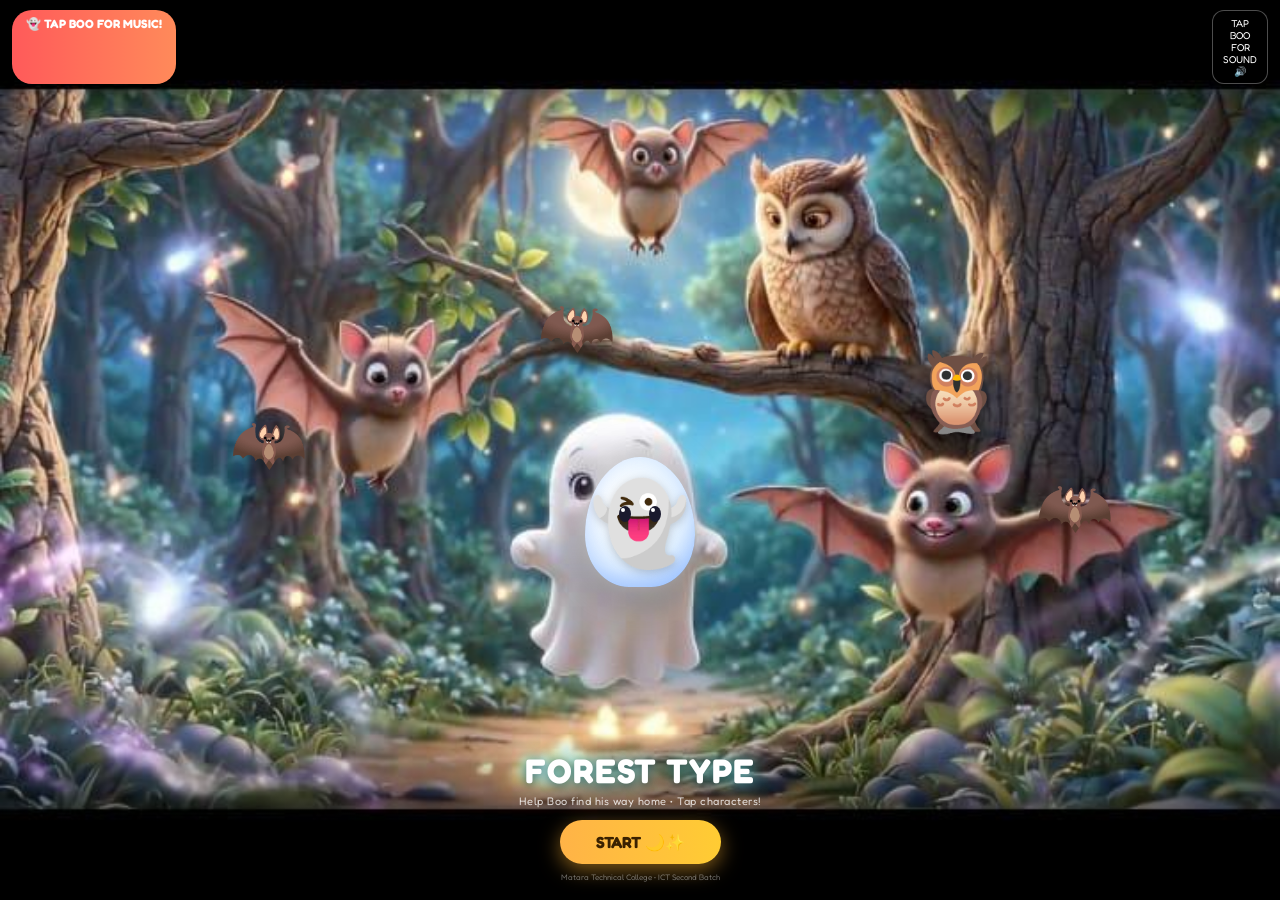
<file: index.html>
<!DOCTYPE html>
<html lang="en">
<head>
<meta charset="UTF-8">
<meta name="viewport" content="width=device-width, initial-scale=1.0, user-scalable=no">
<title>Moon Type Forest - Help Boo!</title>
<style>
@import url('https://fonts.googleapis.com/css2?family=Fredoka:wght@400;600;700&display=swap');
* { margin:0; padding:0; box-sizing:border-box; -webkit-tap-highlight-color: transparent; }
body { font-family:'Fredoka', sans-serif; background:#0a1520; overflow:hidden; height:100vh; height:100dvh; }

#game { position:relative; width:100%; height:100vh; height:100dvh; overflow:hidden; background: url('forest_bg.jpg') center/cover no-repeat, #0f2a1a; }

.top-bar { position:absolute; top:0; left:0; right:0; z-index:20; display:flex; justify-content:space-between; padding:10px 12px; pointer-events:none; }
.badge { pointer-events:auto; background: linear-gradient(90deg,#ff5a5a,#ff8a5a); color:white; padding:6px 14px; border-radius:20px; font-size:12px; font-weight:700; box-shadow:0 4px 12px rgba(0,0,0,0.3); animation:pulse 1.5s infinite; cursor:pointer; }
.sound-btn { pointer-events:auto; background:rgba(0,0,0,0.6); color:white; border:1px solid rgba(255,255,255,0.3); padding:6px 10px; border-radius:12px; font-size:10px; line-height:1.2; text-align:center; backdrop-filter:blur(5px); cursor:pointer; }
@keyframes pulse { 0%,100%{transform:scale(1)} 50%{transform:scale(1.05)} }

.scene { position:absolute; inset:0; }
.char { position:absolute; cursor:pointer; user-select:none; transition: transform 0.2s; filter:drop-shadow(0 8px 16px rgba(0,0,0,0.4)); }
.char:active { transform:scale(0.9)!important; }

/* Positions tuned for your forest image */
#boo { left:50%; top:58%; transform:translate(-50%,-50%); width:110px; height:130px; z-index:10; animation:floatBoo 2.5s ease-in-out infinite; }
#boo-inner { width:100%; height:100%; background: radial-gradient(circle at 35% 35%, #ffffff, #e0f0ff 60%, #a0c8ff); border-radius:50% 50% 40% 40% / 60% 60% 40% 40%; position:relative; box-shadow:0 0 30px rgba(255,255,255,0.6), inset 0 -10px 20px rgba(100,150,255,0.3); }
#boo-inner::before { content:'👻'; font-size:80px; position:absolute; left:50%; top:50%; transform:translate(-50%,-50%); filter:drop-shadow(0 2px 4px rgba(0,0,0,0.2)); }
#boo .eyes { position:absolute; top:38%; left:50%; transform:translateX(-50%); display:flex; gap:18px; }
#boo .eye { width:12px; height:16px; background:#1a1a2e; border-radius:50%; position:relative; }
#boo .eye::after { content:''; position:absolute; width:4px; height:4px; background:white; border-radius:50%; top:2px; left:2px; }

#ollie { right:22%; top:38%; width:90px; height:95px; z-index:8; animation:hoot 4s ease-in-out infinite; }
#ollie-inner { font-size:78px; filter:drop-shadow(0 4px 8px rgba(0,0,0,0.5)); }

#bat1 { left:18%; top:45%; width:85px; height:70px; z-index:8; animation:flapLeft 0.4s ease-in-out infinite alternate; }
#bat2 { left:42%; top:32%; width:75px; height:60px; z-index:7; animation:flapRight 0.35s ease-in-out infinite alternate; }
#bat3 { right:12%; top:52%; width:90px; height:70px; z-index:9; animation:flapLeft 0.5s ease-in-out infinite alternate; }
.bat-inner { font-size:62px; display:block; }

@keyframes floatBoo { 0%,100%{transform:translate(-50%,-50%) translateY(0)} 50%{transform:translate(-50%,-50%) translateY(-12px)} }
@keyframes hoot { 0%,90%,100%{transform:rotate(0)} 92%{transform:rotate(-8deg)} 94%{transform:rotate(8deg)} 96%{transform:rotate(-4deg)} }
@keyframes flapLeft { 0%{transform:rotate(-8deg) translateY(0)} 100%{transform:rotate(8deg) translateY(-6px)} }
@keyframes flapRight { 0%{transform:rotate(8deg) translateY(0)} 100%{transform:rotate(-8deg) translateY(-8px)} }

.reacting { animation: reactPop 0.6s ease !important; }
@keyframes reactPop { 0%{transform:translate(-50%,-50%) scale(1)} 30%{transform:translate(-50%,-50%) scale(1.3) rotate(5deg)} 60%{transform:translate(-50%,-50%) scale(0.9) rotate(-5deg)} 100%{transform:translate(-50%,-50%) scale(1)} }
.reacting-right { animation: reactPopRight 0.6s ease !important; }
@keyframes reactPopRight { 0%{transform:scale(1)} 30%{transform:scale(1.3) rotate(8deg)} 60%{transform:scale(0.9) rotate(-8deg)} 100%{transform:scale(1)} }

.bubble { position:absolute; background:white; color:#2a2a4a; padding:10px 16px; border-radius:18px 18px 18px 4px; font-size:14px; font-weight:600; box-shadow:0 8px 20px rgba(0,0,0,0.3); z-index:30; pointer-events:none; opacity:0; transform:translateY(10px) scale(0.8); transition:all 0.3s cubic-bezier(0.68,-0.55,0.27,1.55); max-width:180px; }
.bubble.show { opacity:1; transform:translateY(0) scale(1); }
.bubble::after { content:''; position:absolute; bottom:-6px; left:12px; width:12px; height:12px; background:white; transform:rotate(45deg); }

.bottom { position:absolute; bottom:0; left:0; right:0; z-index:20; background:linear-gradient(to top, rgba(0,0,0,0.85) 0%, transparent 100%); padding:22px 16px 18px; text-align:center; pointer-events:none; }
.title { font-size:34px; font-weight:700; color:white; text-shadow:0 0 20px #7afcff, 0 2px 10px rgba(0,0,0,0.8); letter-spacing:1px; line-height:1; }
.sub { color:rgba(255,255,255,0.8); font-size:11px; margin:6px 0 12px; letter-spacing:0.5px; }
.start-btn { pointer-events:auto; background:linear-gradient(90deg,#ffb347,#ffcc33); color:#3a2100; border:none; padding:12px 36px; border-radius:28px; font-family:'Fredoka'; font-weight:700; font-size:16px; box-shadow:0 6px 20px rgba(255,180,50,0.5); cursor:pointer; transition:transform 0.15s; }
.start-btn:active { transform:scale(0.95); }

#intro { position:absolute; inset:0; background:black; z-index:50; display:flex; align-items:center; justify-content:center; }
#intro video { width:100%; height:100%; object-fit:cover; }
#intro .skip { position:absolute; bottom:20px; right:20px; background:rgba(0,0,0,0.5); color:white; border:1px solid rgba(255,255,255,0.3); padding:8px 16px; border-radius:20px; font-size:12px; cursor:pointer; }
</style>
</head>
<body>
<div id="game">
  <div id="intro" style="display:none">
    <video id="introVideo" playsinline muted></video>
    <div class="skip" onclick="closeIntro()">SKIP ▶</div>
  </div>

  <div class="top-bar">
    <div class="badge" onclick="tapBoo()">👻 TAP BOO FOR MUSIC!</div>
    <div class="sound-btn" onclick="toggleSound()" id="soundBtn">TAP<br>BOO<br>FOR<br>SOUND<br>🔊</div>
  </div>

  <div class="scene">
    <div class="char" id="bat2" onclick="tapChar('bat2')"><span class="bat-inner">🦇</span><div class="bubble" id="bubble-bat2"></div></div>
    <div class="char" id="ollie" onclick="tapChar('ollie')"><span id="ollie-inner">🦉</span><div class="bubble" id="bubble-ollie"></div></div>
    <div class="char" id="bat1" onclick="tapChar('bat1')"><span class="bat-inner">🦇</span><div class="bubble" id="bubble-bat1"></div></div>
    <div class="char" id="bat3" onclick="tapChar('bat3')"><span class="bat-inner">🦇</span><div class="bubble" id="bubble-bat3"></div></div>
    <div class="char" id="boo" onclick="tapBoo()"><div id="boo-inner"><div class="eyes"><div class="eye"></div><div class="eye"></div></div></div><div class="bubble" id="bubble-boo" style="left:120%; top:10%;"></div></div>
  </div>

  <div class="bottom">
    <div class="title">FOREST TYPE</div>
    <div class="sub">Help Boo find his way home • Tap characters!</div>
    <button class="start-btn" onclick="startJourney()">START 🌙✨</button>
    <div style="color:rgba(255,255,255,0.4); font-size:8px; margin-top:8px;">Matara Technical College • ICT Second Batch</div>
  </div>
</div>

<script>
let audioCtx, soundOn=true, musicPlaying=false;
let dialogues = {
  boo: ["Boo! I'm lost! 👻", "Wheee! Tap again! ✨", "Can you help me home? 🏠", "I love music! 🎵", "You are my friend! 💖"],
  ollie: ["Hoot! Wise Ollie here 🦉", "The path is that way! 👉", "Night is magical 🌙", "Careful of bats! 🦇"],
  bat1: ["Squeak! I'm Batty! 🦇", "We fly at night! 🌃", "Wanna race? 💨"],
  bat2: ["Eek! Don't scare me! 😅", "Moon is bright tonight! 🌕", "Zooom!"],
  bat3: ["I'm the biggest bat! 😎", "Boo's my friend! 👻🦇", "Weeeee!"]
};
function initAudio(){ if(!audioCtx) audioCtx = new (window.AudioContext||window.webkitAudioContext)(); if(audioCtx.state==='suspended') audioCtx.resume(); }
function playTone(freq, type, duration, vol=0.3){ if(!soundOn) return; initAudio(); const o=audioCtx.createOscillator(); const g=audioCtx.createGain(); o.type=type; o.frequency.value=freq; o.connect(g); g.connect(audioCtx.destination); g.gain.setValueAtTime(0, audioCtx.currentTime); g.gain.linearRampToValueAtTime(vol, audioCtx.currentTime+0.02); g.gain.exponentialRampToValueAtTime(0.01, audioCtx.currentTime+duration); o.start(); o.stop(audioCtx.currentTime+duration); }
function playBooSound(){ playTone(800,'sine',0.2,0.4); setTimeout(()=>playTone(1200,'sine',0.3,0.3),80); setTimeout(()=>playTone(900,'triangle',0.4,0.2),150); if(navigator.vibrate) navigator.vibrate(40); }
function playOllieSound(){ playTone(200,'triangle',0.3,0.5); setTimeout(()=>playTone(180,'triangle',0.4,0.4),150); }
function playBatSound(){ playTone(1800,'square',0.08,0.15); setTimeout(()=>playTone(2200,'square',0.08,0.12),60); setTimeout(()=>playTone(1600,'square',0.1,0.12),120); }
function playMusic(){ if(!soundOn || musicPlaying) return; initAudio(); musicPlaying=true; const loop=()=>{ if(!musicPlaying||!soundOn) return; playTone(261,'sine',1.2,0.04); setTimeout(()=>playTone(329,'sine',1,0.035),400); setTimeout(()=>playTone(392,'sine',1.2,0.03),800); setTimeout(loop,3500); }; loop(); }

function showBubble(id, text){ const b=document.getElementById('bubble-'+id); b.textContent=text; b.classList.add('show'); clearTimeout(b._t); b._t=setTimeout(()=>b.classList.remove('show'),2500); }

function tapBoo(){
  initAudio(); playBooSound(); playMusic();
  const el=document.getElementById('boo');
  el.classList.remove('reacting'); void el.offsetWidth; el.classList.add('reacting');
  const msg=dialogues.boo[Math.floor(Math.random()*dialogues.boo.length)];
  showBubble('boo', msg);
  if(!localStorage.getItem('firstTap')){ localStorage.setItem('firstTap','1'); setTimeout(()=>{ showBubble('ollie','Tap us all! 🦉✨'); },800); }
}
function tapChar(id){
  initAudio();
  const el=document.getElementById(id);
  el.classList.remove('reacting','reacting-right'); void el.offsetWidth; el.classList.add(id==='boo'?'reacting':'reacting-right');
  if(id.includes('bat')) playBatSound(); else if(id==='ollie') playOllieSound();
  const key=id.startsWith('bat')?'bat1':id;
  const list=dialogues[id]||dialogues[key]||dialogues.bat1;
  showBubble(id, list[Math.floor(Math.random()*list.length)]);
}
function toggleSound(){ soundOn=!soundOn; document.getElementById('soundBtn').innerHTML=soundOn?'TAP<br>BOO<br>FOR<br>SOUND<br>🔊':'TAP<br>BOO<br>FOR<br>SOUND<br>🔇'; if(soundOn){ initAudio(); playBooSound(); } else { musicPlaying=false; } }

function startJourney(){ initAudio(); playBooSound(); const bg=document.getElementById('game'); bg.style.transition='filter 0.6s'; bg.style.filter='brightness(1.3)'; setTimeout(()=>bg.style.filter='brightness(1)',600); showBubble('boo','Let's go! Follow me! 🌟'); setTimeout(()=>{ if(confirm('Go to Boo house? 🏠')) location.href='boo_house.jpg'; },1200); }

function closeIntro(){ document.getElementById('intro').style.display='none'; }
(function checkIntro(){ const v=document.getElementById('introVideo'); const sources=['assets/intro.mp4','intro.mp4','./assets/intro.mp4']; let i=0; function tryNext(){ if(i>=sources.length) return; v.src=sources[i++]; v.load(); } v.onerror=tryNext; v.oncanplay=()=>{ document.getElementById('intro').style.display='flex'; v.play().catch(()=>{}); setTimeout(closeIntro,8000); }; tryNext(); })();

// First tap hint
setTimeout(()=>{ if(!localStorage.getItem('hint')){ const b=document.getElementById('bubble-boo'); b.textContent='Tap me! 👻'; b.classList.add('show'); setTimeout(()=>b.classList.remove('show'),3000); localStorage.setItem('hint','1'); } },1200);
</script>
</body>
</html>
</file>
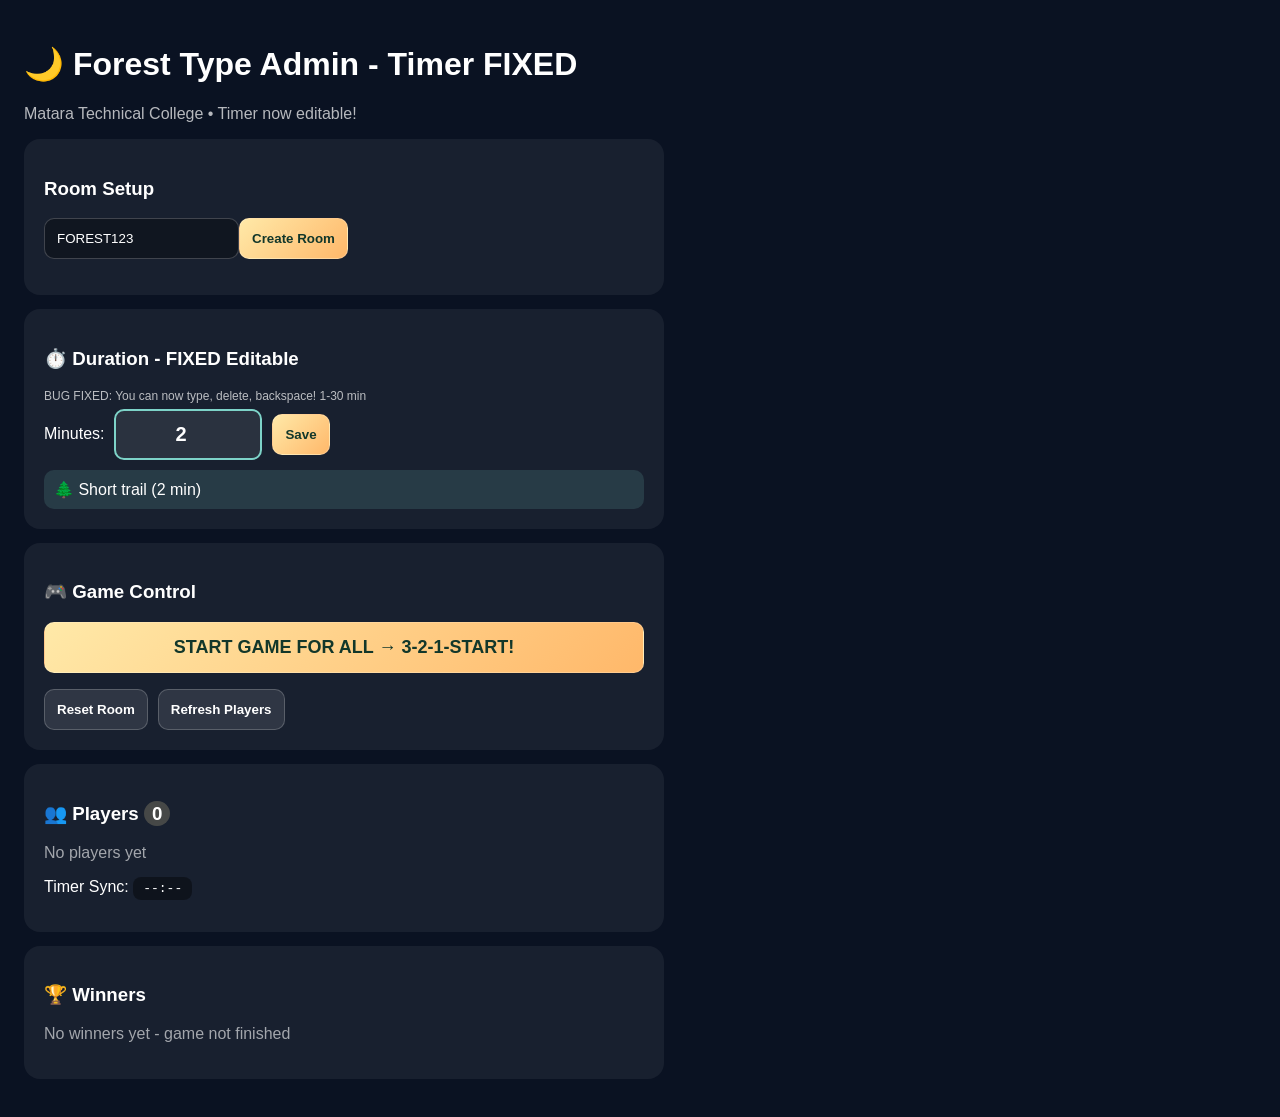
<file: admin.html>
<!DOCTYPE html><html><head><meta charset="UTF-8"/><meta name="viewport" content="width=device-width, initial-scale=1.0"/><title>Forest Type Admin - Timer FIXED</title><style>body{background:#0a1222;color:white;font-family:sans-serif;padding:16px}.card{background:rgba(255,255,255,.06);border-radius:16px;padding:20px;margin:14px 0;max-width:600px}input,button{padding:12px;border-radius:10px;border:1px solid rgba(255,255,255,.2);background:rgba(0,0,0,.3);color:white}button{background:linear-gradient(135deg,#ffe9a8,#ffb86a);color:#12372a;font-weight:700}input[type=number]{width:120px;border:2px solid #7dd3c8;font-size:20px;text-align:center;font-weight:700;background:rgba(255,255,255,.08)} .time-msg{margin-top:10px;padding:10px;background:rgba(125,211,200,.15);border-radius:10px}</style></head><body>
<h1>🌙 Forest Type Admin - Timer FIXED</h1>
<p style="opacity:.7">Matara Technical College • Timer now editable!</p>
<div class="card"><h3>Room Setup</h3><input id="roomInput" value="FOREST123" style="flex:1"/><button id="createRoomBtn">Create Room</button><p id="roomStatus" style="margin-top:10px"></p></div>
<div class="card"><h3>⏱️ Duration - FIXED Editable</h3><p style="font-size:12px;opacity:.7;margin:6px 0">BUG FIXED: You can now type, delete, backspace! 1-30 min</p><div style="display:flex;gap:10px;align-items:center"><label>Minutes:</label><input type="number" id="durationInput" min="1" max="30" value="2" inputmode="numeric"/><button id="saveDurationBtn">Save</button></div><div class="time-msg" id="adminTimeMsg">✨ Standard journey (2 min)</div></div>
<div class="card"><h3>🎮 Game Control</h3><button id="startGameBtn" style="width:100%;padding:14px;font-size:18px">START GAME FOR ALL → 3-2-1-START!</button><p id="gameStatus" style="margin-top:10px"></p><div style="margin-top:10px;display:flex;gap:10px"><button id="resetBtn" style="background:rgba(255,255,255,.1);color:white">Reset Room</button> <button id="viewPlayerBtn" style="background:rgba(255,255,255,.1);color:white">Refresh Players</button></div></div>
<div class="card"><h3>👥 Players <span id="playerCount" style="background:rgba(255,233,168,.2);padding:2px 8px;border-radius:999px">0</span></h3><div id="playerList"></div><p style="margin-top:12px">Timer Sync: <span id="syncTimer" style="font-family:monospace;background:rgba(0,0,0,.4);padding:4px 10px;border-radius:8px">--:--</span></p></div>
<div class="card"><h3>🏆 Winners</h3><div id="winnerAdminList"></div></div>
<script>
let currentRoom=localStorage.getItem('forestType_lastAdminRoom')||"FOREST123";document.getElementById('roomInput').value=currentRoom;
function getTimeMessage(m){m=parseInt(m)||0;if(m<=1)return "⚡ Quick Dash - Fast!";if(m<=2)return "🌲 Short trail";if(m<=3)return "✨ Standard journey - Boo believes!";if(m<=5)return "🌙 Long forest walk";return "🌟 Epic quest";}
function updateAdminMsg(){const d=document.getElementById('durationInput').value;const el=document.getElementById('adminTimeMsg');if(!d||isNaN(d)||d<1||d>30){el.textContent="❌ Invalid - Enter 1-30";el.style.background="rgba(255,100,100,.15)";}else{el.textContent=getTimeMessage(d)+` (${d} min)`;el.style.background="rgba(125,211,200,.15)";}if(currentRoom&&d>=1&&d<=30){localStorage.setItem('forestType_duration_'+currentRoom,d);localStorage.setItem('forestType_duration',d);}}
document.getElementById('durationInput').addEventListener('input',updateAdminMsg);document.getElementById('durationInput').addEventListener('change',updateAdminMsg);
document.getElementById('createRoomBtn').onclick=()=>{const r=document.getElementById('roomInput').value.trim().toUpperCase();if(!r)return alert("Enter room code");currentRoom=r;localStorage.setItem('forestType_lastAdminRoom',r);localStorage.setItem('forestType_players_'+r,JSON.stringify([]));localStorage.setItem('forestType_winners_'+r,JSON.stringify([]));localStorage.removeItem('forestType_start_'+r);localStorage.removeItem('forestType_timer_'+r);localStorage.setItem('forestType_duration_'+r,document.getElementById('durationInput').value||2);document.getElementById('roomStatus').textContent=`✅ Room ${r} created! Share code ${r} with players`;refreshPlayers();};
document.getElementById('saveDurationBtn').onclick=()=>{updateAdminMsg();document.getElementById('roomStatus').textContent=`⏱️ Saved: ${document.getElementById('durationInput').value} min for room ${currentRoom}`;};
document.getElementById('startGameBtn').onclick=()=>{if(!currentRoom)return alert("Create room first");const d=parseInt(document.getElementById('durationInput').value);if(!d||isNaN(d)||d<1||d>30)return alert("❌ Fix timer: Enter 1-30");localStorage.setItem('forestType_duration_'+currentRoom,d.toString());localStorage.setItem('forestType_duration',d.toString());localStorage.setItem('forestType_start_'+currentRoom,JSON.stringify({duration:d,startedAt:Date.now()}));document.getElementById('gameStatus').textContent=`🚀 Game started! ${d} min - Countdown 3-2-1-START running on all players`;let s=d*60;const el=document.getElementById('syncTimer');if(window.adminInterval)clearInterval(window.adminInterval);window.adminInterval=setInterval(()=>{s--;const m=Math.floor(s/60),sec=s%60;el.textContent=`${String(m).padStart(2,'0')}:${String(sec).padStart(2,'0')}`;if(s<=0){clearInterval(window.adminInterval);el.textContent="00:00 - Game Ended";loadWinners();}},1000);};
function refreshPlayers(){if(!currentRoom)return;const ps=JSON.parse(localStorage.getItem('forestType_players_'+currentRoom)||"[]");document.getElementById('playerCount').textContent=ps.length;document.getElementById('playerList').innerHTML=ps.map(n=>`<div style="padding:8px;background:rgba(255,255,255,.05);margin:6px 0;border-radius:8px;display:flex;justify-content:space-between"><span>${n}</span><span style="background:rgba(255,233,168,.2);padding:2px 8px;border-radius:999px">${localStorage.getItem('forestType_score_'+currentRoom+'_'+n)||0} pts</span></div>`).join('')||"<p style='opacity:.6'>No players yet</p>";loadWinners();const t=localStorage.getItem('forestType_timer_'+currentRoom);if(t){const m=Math.floor(t/60),s=t%60;document.getElementById('syncTimer').textContent=`${String(m).padStart(2,'0')}:${String(s).padStart(2,'0')}`;}}
function loadWinners(){const w=JSON.parse(localStorage.getItem('forestType_winners_'+currentRoom)||"[]");const el=document.getElementById('winnerAdminList');el.innerHTML=w.length?w.map((p,i)=>{const medal=i===0?'🥇':i===1?'🥈':i===2?'🥉':'👻';return `<div style="padding:8px;background:rgba(255,255,255,.05);margin:6px 0;border-radius:8px">${medal} ${p.name} - ${p.score} pts</div>`;}).join(''):"<p style='opacity:.6'>No winners yet - game not finished</p>";}
document.getElementById('viewPlayerBtn').onclick=refreshPlayers;document.getElementById('resetBtn').onclick=()=>{if(!confirm(`Reset room ${currentRoom}? Clears players`))return;localStorage.setItem('forestType_players_'+currentRoom,JSON.stringify([]));localStorage.removeItem('forestType_start_'+currentRoom);localStorage.removeItem('forestType_timer_'+currentRoom);localStorage.setItem('forestType_winners_'+currentRoom,JSON.stringify([]));refreshPlayers();document.getElementById('gameStatus').textContent="🔄 Room reset";if(window.adminInterval)clearInterval(window.adminInterval);};
updateAdminMsg();refreshPlayers();setInterval(refreshPlayers,2000);
</script></body></html>
</file>
